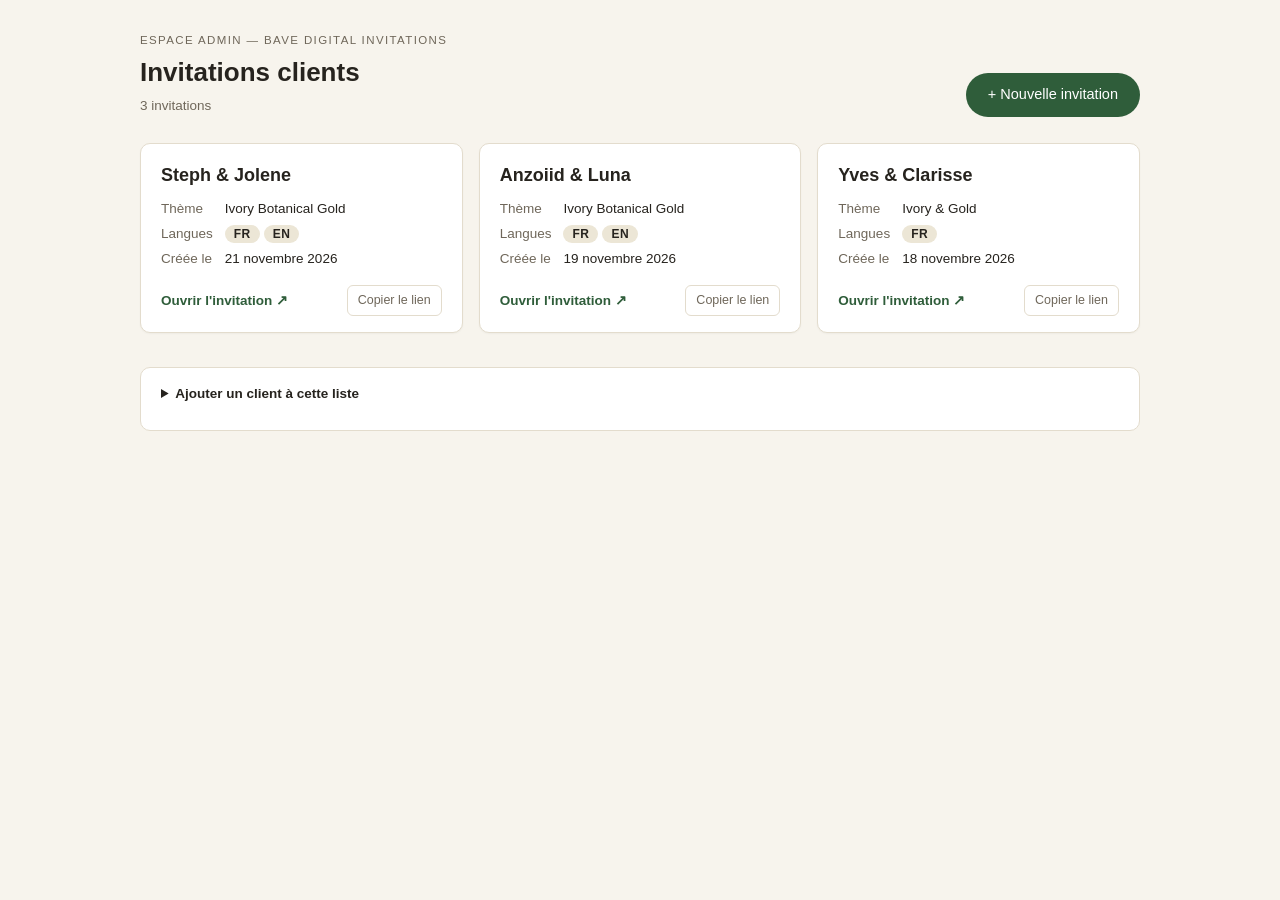
<file: admin/index.html>
<!doctype html>
<html lang="fr">
<head>
<meta charset="UTF-8">
<meta name="viewport" content="width=device-width,initial-scale=1">
<meta name="robots" content="noindex,nofollow">
<title>Admin — Bave Digital Invitations</title>
<style>
  :root{--ink:#26231e;--soft:#6f675a;--line:#e3dccd;--bg:#f7f4ed;--card:#fff;--accent:#2f5d3a;--accent-d:#234a2d;--chip:#ece6d6}
  *{box-sizing:border-box}
  body{margin:0;background:var(--bg);color:var(--ink);font:15px/1.5 -apple-system,BlinkMacSystemFont,"Segoe UI",Helvetica,Arial,sans-serif}
  .wrap{max-width:1040px;margin:0 auto;padding:32px 20px 70px}
  header{display:flex;flex-wrap:wrap;align-items:flex-end;justify-content:space-between;gap:14px;margin-bottom:26px}
  .eyebrow{margin:0 0 4px;font-size:11.5px;letter-spacing:.12em;text-transform:uppercase;color:var(--soft)}
  h1{margin:0;font-size:26px}
  .count{margin:4px 0 0;color:var(--soft);font-size:13.5px}
  .btn{display:inline-block;background:var(--accent);color:#fff;text-decoration:none;border:0;border-radius:999px;padding:11px 22px;font:inherit;font-size:14.5px;cursor:pointer}
  .btn:hover{background:var(--accent-d)}
  .grid{display:grid;grid-template-columns:repeat(auto-fill,minmax(290px,1fr));gap:16px}
  .card{background:var(--card);border:1px solid var(--line);border-radius:10px;padding:18px 20px 16px;display:flex;flex-direction:column;gap:10px;box-shadow:0 1px 2px rgba(0,0,0,.04)}
  .card h2{margin:0;font-size:18px}
  .meta{display:grid;grid-template-columns:auto 1fr;gap:5px 12px;margin:0;font-size:13.5px}
  .meta dt{color:var(--soft)}
  .meta dd{margin:0}
  .chip{display:inline-block;background:var(--chip);border-radius:999px;padding:0 9px;font-size:12px;font-weight:600;letter-spacing:.04em;margin-right:4px}
  .actions{display:flex;gap:8px;align-items:center;margin-top:auto;padding-top:6px}
  .link{flex:1;min-width:0;color:var(--accent);font-size:13.5px;font-weight:600;text-decoration:none;overflow:hidden;text-overflow:ellipsis;white-space:nowrap}
  .link:hover{text-decoration:underline}
  .copy{background:#fff;border:1px solid var(--line);border-radius:6px;padding:5px 10px;font:inherit;font-size:12.5px;color:var(--soft);cursor:pointer}
  .copy:hover{border-color:var(--accent);color:var(--accent)}
  .msg{background:#fff;border:1px dashed var(--line);border-radius:10px;padding:26px;text-align:center;color:var(--soft)}
  .msg.err{border-color:#d9a29a;background:#fdf1ef;color:#8a3a2e;text-align:left}
  .msg code,.how code{background:#efe9da;padding:1px 6px;border-radius:3px;font-size:12.5px}
  details.how{margin-top:34px;background:#fff;border:1px solid var(--line);border-radius:10px;padding:4px 20px 14px;font-size:13.5px}
  details.how summary{cursor:pointer;font-weight:600;padding:12px 0}
  pre{background:#2b2924;color:#efe8d7;border-radius:8px;padding:14px 16px;overflow:auto;font-size:12.5px;line-height:1.55}
  .how li{margin-bottom:4px}
</style>
</head>
<body>
<div class="wrap">
  <header>
    <div>
      <p class="eyebrow">Espace admin — Bave Digital Invitations</p>
      <h1>Invitations clients</h1>
      <p class="count" id="count"></p>
    </div>
    <a class="btn" href="../generator/">+ Nouvelle invitation</a>
  </header>

  <div id="list"></div>

  <details class="how">
    <summary>Ajouter un client à cette liste</summary>
    <p>Après chaque génération, ajouter une entrée dans <code>admin/clients.js</code> (même commit que le dossier du client) :</p>
<pre>{
  slug: "aline-marc",            // nom du dossier dans clients/
  name: "Aline &amp; Marc",          // nom affiché
  theme: "ivory-botanical-gold", // ivory-gold | ivory-botanical-gold
  languages: ["fr", "en"],       // ["fr"] | ["en"] | ["fr", "en"]
  created: "2026-11-19",         // AAAA-MM-JJ
},</pre>
    <ul>
      <li>Le lien public est construit automatiquement : <code>baseUrl</code> + <code>clients/&lt;slug&gt;/</code>.</li>
      <li>Un thème inconnu de cette page s'affiche avec son identifiant tel quel.</li>
    </ul>
  </details>
</div>

<script src="clients.js"></script>
<script>
const THEME_NAMES = { "ivory-gold": "Ivory & Gold", "ivory-botanical-gold": "Ivory Botanical Gold" };
const LANG_NAMES = { fr: "FR", en: "EN" };
const esc = s => String(s ?? "").replace(/[&<>"]/g, c => ({ "&": "&amp;", "<": "&lt;", ">": "&gt;", '"': "&quot;" }[c]));
const fmtDate = iso => { const m = /^(\d{4})-(\d{2})-(\d{2})$/.exec(iso || ""); if (!m) return iso || "—"; return new Date(+m[1], +m[2] - 1, +m[3]).toLocaleDateString("fr-FR", { day: "numeric", month: "long", year: "numeric" }); };
const list = document.getElementById("list"), count = document.getElementById("count");

(function render() {
  const data = window.CLIENTS;
  if (!data || !Array.isArray(data.clients)) {
    list.innerHTML = `<div class="msg err"><b>Impossible de lire la liste des clients.</b><br>Le fichier <code>admin/clients.js</code> est absent ou invalide (vérifiez les virgules et les guillemets).</div>`;
    return;
  }
  const base = (data.baseUrl || "").replace(/\/?$/, "/");
  const clients = data.clients.slice().sort((a, b) => String(b.created).localeCompare(String(a.created)));
  count.textContent = clients.length + (clients.length > 1 ? " invitations" : " invitation");
  if (!clients.length) { list.innerHTML = '<div class="msg">Aucune invitation pour l\'instant. Cliquez sur « + Nouvelle invitation » pour en créer une.</div>'; return; }
  list.className = "grid";
  list.innerHTML = clients.map(c => {
    const url = base + "clients/" + encodeURIComponent(c.slug) + "/";
    const langs = (c.languages || []).map(l => `<span class="chip">${esc(LANG_NAMES[l] || String(l).toUpperCase())}</span>`).join("") || "—";
    return `<article class="card">
      <h2>${esc(c.name)}</h2>
      <dl class="meta">
        <dt>Thème</dt><dd>${esc(THEME_NAMES[c.theme] || c.theme || "—")}</dd>
        <dt>Langues</dt><dd>${langs}</dd>
        <dt>Créée le</dt><dd>${esc(fmtDate(c.created))}</dd>
      </dl>
      <div class="actions">
        <a class="link" href="${esc(url)}" target="_blank" rel="noopener" title="${esc(url)}">Ouvrir l'invitation ↗</a>
        <button type="button" class="copy" data-url="${esc(url)}">Copier le lien</button>
      </div>
    </article>`;
  }).join("");
})();

document.addEventListener("click", e => {
  const b = e.target.closest(".copy"); if (!b) return;
  const done = () => { const t = b.textContent; b.textContent = "Copié ✔"; setTimeout(() => (b.textContent = t), 1400); };
  (navigator.clipboard ? navigator.clipboard.writeText(b.dataset.url) : Promise.reject()).then(done).catch(() => { const i = document.createElement("input"); i.value = b.dataset.url; document.body.append(i); i.select(); try { document.execCommand("copy"); done(); } catch (x) {} i.remove(); });
});
</script>
</body>
</html>
</file>
